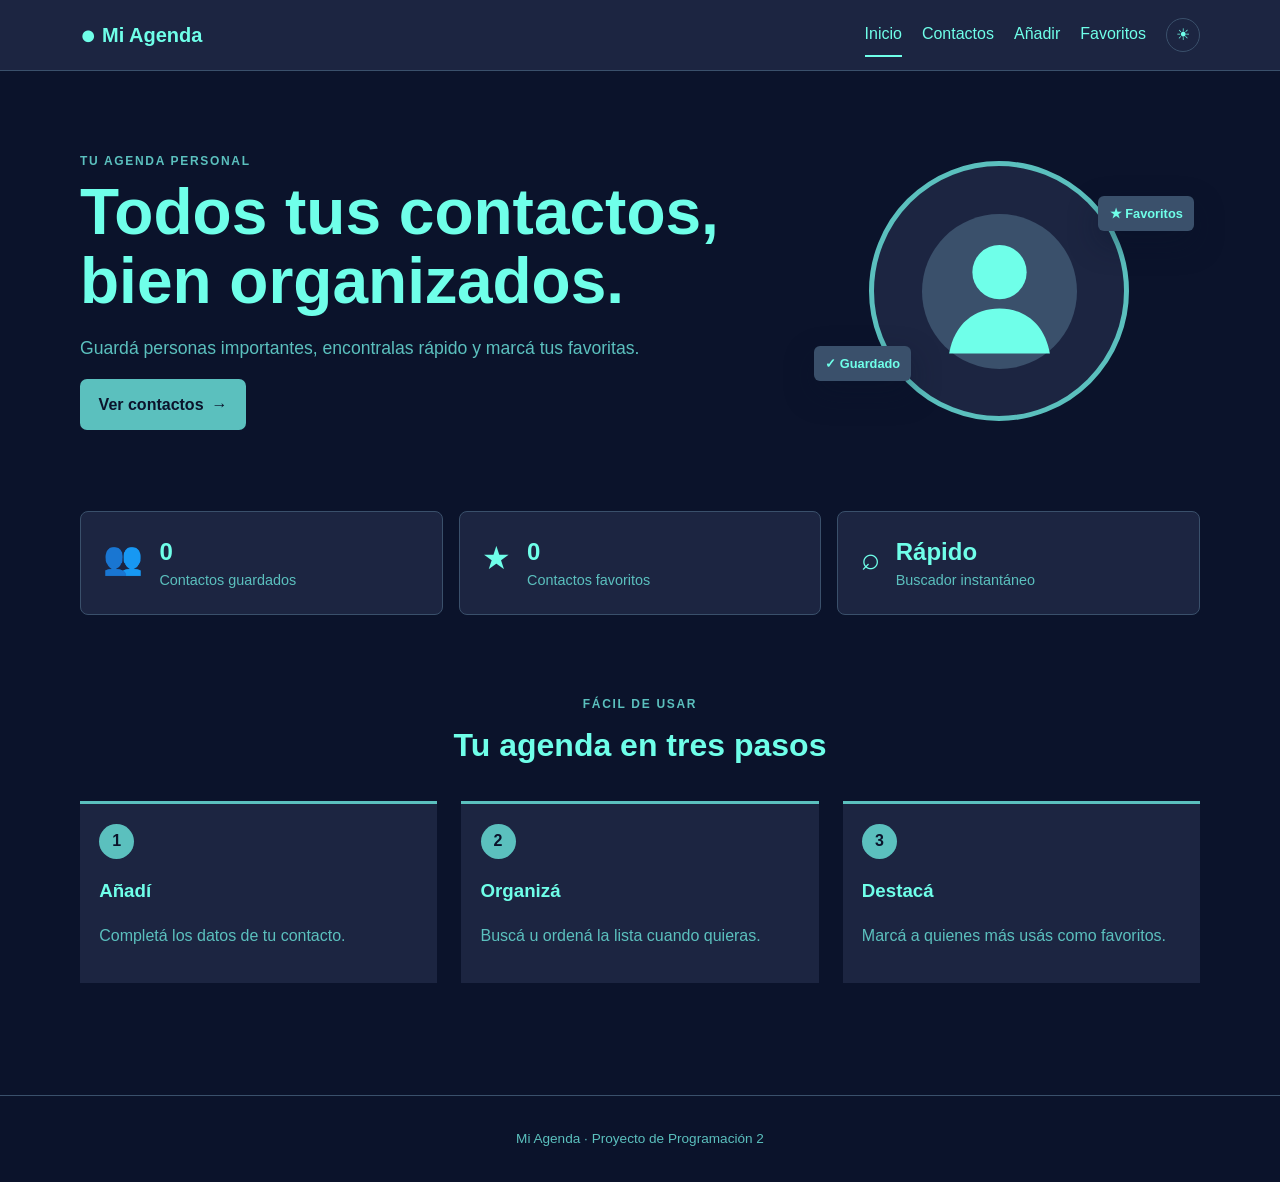
<file: tp1/index.html>
<!DOCTYPE html>
<html lang="es">
<head>
    <meta charset="UTF-8">
    <meta name="viewport" content="width=device-width, initial-scale=1.0">
    <meta name="description" content="Agenda web para organizar contactos.">
    <title>Mi Agenda | Inicio</title>
    <link rel="icon" href="assets/img/favicon.svg" type="image/svg+xml">
    <link rel="stylesheet" href="assets/css/estilos.css">
</head>
<body>
  
    <header class="encabezado-principal">
        <nav class="navegacion contenedor" aria-label="Navegación principal">
            <a class="logo" href="index.html" aria-label="Mi Agenda, ir al inicio"><span>●</span> Mi Agenda</a>
            <button class="boton-menu" type="button" aria-label="Abrir menú" aria-expanded="false">☰</button>
            <div class="enlaces-menu">
                <a class="activo" href="index.html">Inicio</a>
                <a href="contactos.html">Contactos</a>
                <a href="agregar.html">Añadir</a>
                <a href="favoritos.html">Favoritos</a>
                <button class="boton-tema" type="button" aria-label="Cambiar tema">☀</button>
            </div>
        </nav>
    </header>

    <main>
        <section class="hero contenedor">
            <div class="hero-texto">
                <p class="etiqueta">TU AGENDA PERSONAL</p>
                <h1>Todos tus contactos, <span>bien organizados.</span></h1>
                <p>Guardá personas importantes, encontralas rápido y marcá tus favoritas.</p>
                <a class="boton boton-principal" href="contactos.html">Ver contactos <span>→</span></a>
            </div>
            <div class="ilustracion-agenda" aria-hidden="true">
                <img src="assets/img/avatar-predeterminado.svg" alt="">
                <div class="tarjeta-flotante tarjeta-uno">★ Favoritos</div>
                <div class="tarjeta-flotante tarjeta-dos">✓ Guardado</div>
            </div>
        </section>

        <section class="resumen contenedor" aria-label="Resumen de agenda">
            <article class="tarjeta-resumen">
                <span class="icono-resumen">👥</span>
                <div>
                    <strong id="total-contactos">0</strong>
                    <p>Contactos guardados</p>
                </div>
            </article>
            <article class="tarjeta-resumen">
                <span class="icono-resumen">★</span>
                <div>
                    <strong id="total-favoritos">0</strong>
                    <p>Contactos favoritos</p>
                </div>
            </article>
            <article class="tarjeta-resumen">
                <span class="icono-resumen">⌕</span>
                <div>
                    <strong>Rápido</strong>
                    <p>Buscador instantáneo</p>
                </div>
            </article>
        </section>

        <section class="como-funciona contenedor">
            <p class="etiqueta">FÁCIL DE USAR</p>
            <h2>Tu agenda en tres pasos</h2>
            <div class="pasos">
                <article>
                    <span>1</span>
                    <h3>Añadí</h3>
                    <p>Completá los datos de tu contacto.</p>
                </article>
                <article>
                    <span>2</span>
                    <h3>Organizá</h3>
                    <p>Buscá u ordená la lista cuando quieras.</p>
                </article>
                <article>
                    <span>3</span>
                    <h3>Destacá</h3>
                    <p>Marcá a quienes más usás como favoritos.</p>
                </article>
            </div>
        </section>
    </main>

    <footer>
        <p>Mi Agenda · Proyecto de Programación 2</p>
    </footer>
    <script src="assets/js/app.js"></script>
</body>
</html>
</file>
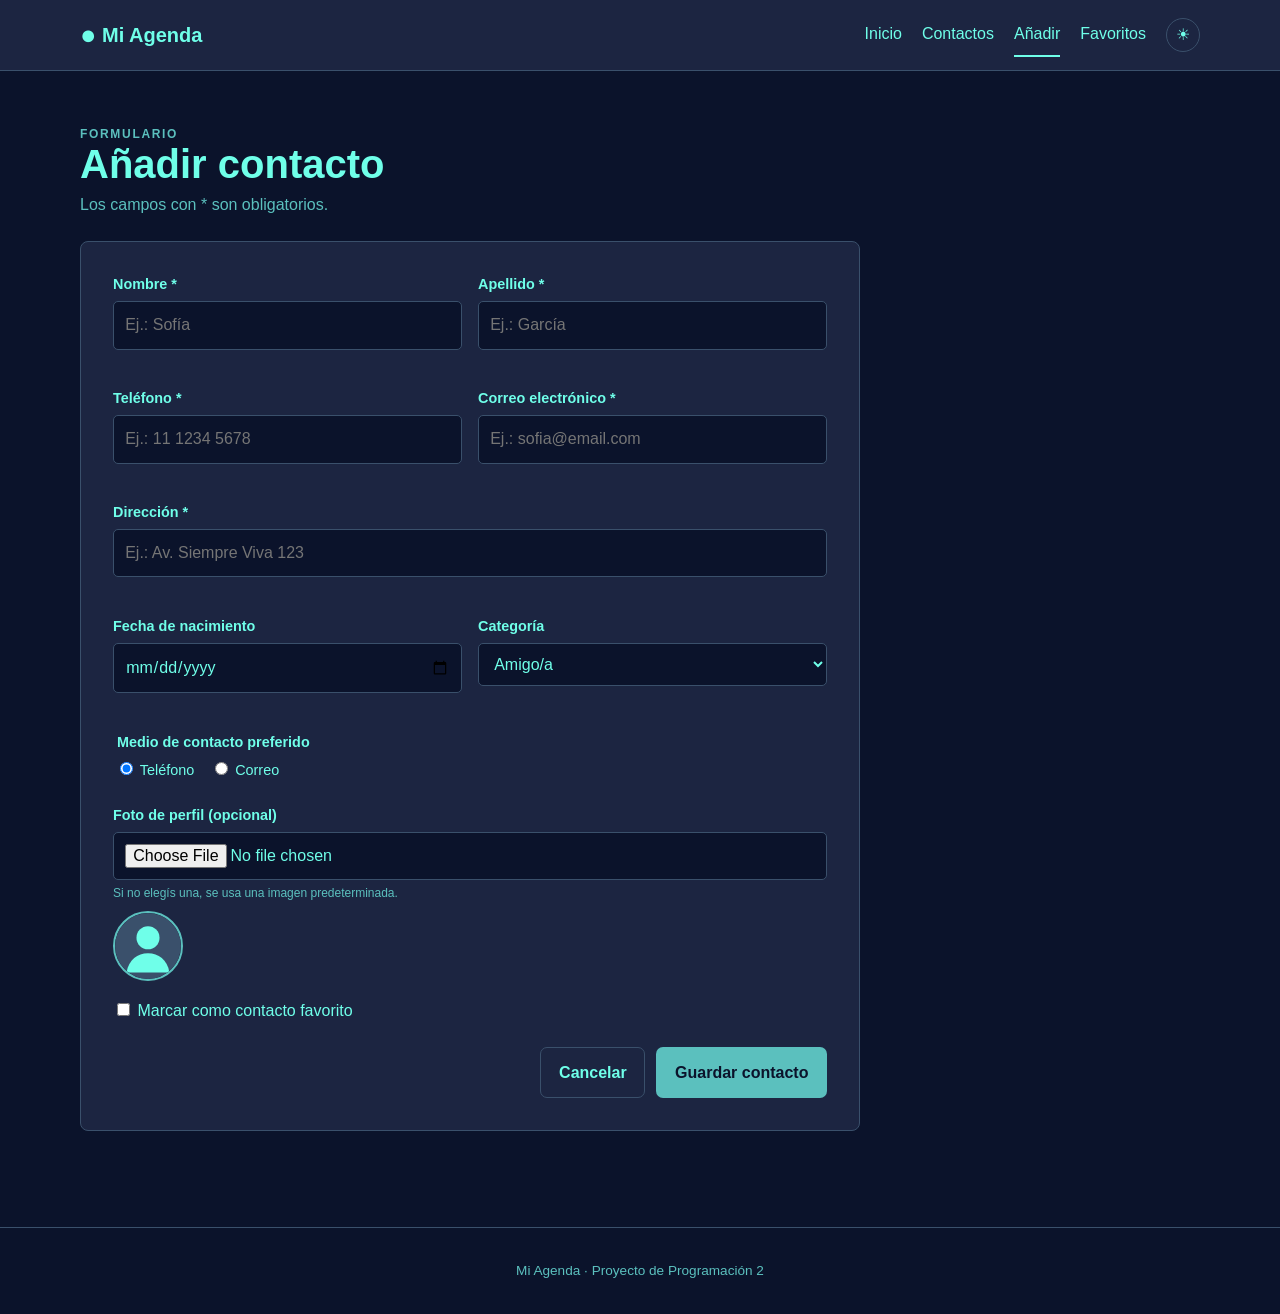
<file: tp1/agregar.html>
<!DOCTYPE html>
<html lang="es">
<head>
    <meta charset="UTF-8">
    <meta name="viewport" content="width=device-width, initial-scale=1.0">
    <meta name="description" content="Formulario para crear o editar un contacto.">
    <title>Mi Agenda | Añadir contacto</title>
    <link rel="icon" href="assets/img/favicon.svg" type="image/svg+xml">
    <link rel="stylesheet" href="assets/css/estilos.css">
</head>
<body>
  
    <header class="encabezado-principal">
        <nav class="navegacion contenedor" aria-label="Navegación principal">
            <a class="logo" href="index.html"><span>●</span> Mi Agenda</a>
            <button class="boton-menu" type="button" aria-label="Abrir menú" aria-expanded="false">☰</button>
            <div class="enlaces-menu">
                <a href="index.html">Inicio</a>
                <a href="contactos.html">Contactos</a>
                <a class="activo" href="agregar.html">Añadir</a>
                <a href="favoritos.html">Favoritos</a>
                <button class="boton-tema" type="button" aria-label="Cambiar tema">☀</button>
            </div>
        </nav>
    </header>

    <main class="contenedor pagina">
        <div class="encabezado-formulario">
            <p class="etiqueta">FORMULARIO</p>
            <h1 id="titulo-formulario">Añadir contacto</h1>
            <p>Los campos con * son obligatorios.</p>
        </div>

        <form id="formulario-contacto" class="formulario" novalidate>
            <input type="hidden" id="id-contacto">

            <div class="campo doble">
                <div>
                    <label for="nombre">Nombre *</label>
                    <input id="nombre" name="nombre" type="text" placeholder="Ej.: Sofía" required minlength="2">
                    <small></small>
                </div>
                <div>
                    <label for="apellido">Apellido *</label>
                    <input id="apellido" name="apellido" type="text" placeholder="Ej.: García" required minlength="2">
                    <small></small>
                </div>
            </div>

            <div class="campo doble">
                <div>
                    <label for="telefono">Teléfono *</label>
                    <input id="telefono" name="telefono" type="tel" placeholder="Ej.: 11 1234 5678" required>
                    <small></small>
                </div>
                <div>
                    <label for="correo">Correo electrónico *</label>
                    <input id="correo" name="correo" type="email" placeholder="Ej.: sofia@email.com" required>
                    <small></small>
                </div>
            </div>

            <div class="campo">
                <label for="direccion">Dirección *</label>
                <input id="direccion" name="direccion" type="text" placeholder="Ej.: Av. Siempre Viva 123" required minlength="5">
                <small></small>
            </div>

            <div class="campo doble">
                <div>
                    <label for="nacimiento">Fecha de nacimiento</label>
                    <input id="nacimiento" name="nacimiento" type="date">
                    <small></small>
                </div>
                <div>
                    <label for="categoria">Categoría</label>
                    <select id="categoria" name="categoria">
                        <option value="Amigo/a">Amigo/a</option>
                        <option value="Familia">Familia</option>
                        <option value="Trabajo">Trabajo</option>
                        <option value="Otro">Otro</option>
                    </select>
                </div>
            </div>

            <fieldset class="campo">
                <legend>Medio de contacto preferido</legend>
                <div class="opciones">
                    <label><input type="radio" name="preferencia" value="Teléfono" checked> Teléfono</label>
                    <label><input type="radio" name="preferencia" value="Correo"> Correo</label>
                </div>
            </fieldset>

            <div class="campo foto-campo">
                <label for="foto">Foto de perfil <span>(opcional)</span></label>
                <input id="foto" name="foto" type="file" accept="image/*">
                <small>Si no elegís una, se usa una imagen predeterminada.</small>
                <img id="vista-previa" src="assets/img/avatar-predeterminado.svg" alt="Vista previa de la foto">
            </div>

            <label class="casilla">
                <input id="favorito" name="favorito" type="checkbox"> Marcar como contacto favorito
            </label>

            <div class="acciones-formulario">
                <a class="boton boton-secundario" href="contactos.html">Cancelar</a>
                <button class="boton boton-principal" type="submit">Guardar contacto</button>
            </div>
        </form>
    </main>

    <footer>
        <p>Mi Agenda · Proyecto de Programación 2</p>
    </footer>
    <script src="assets/js/app.js"></script>
</body>
</html>
</file>
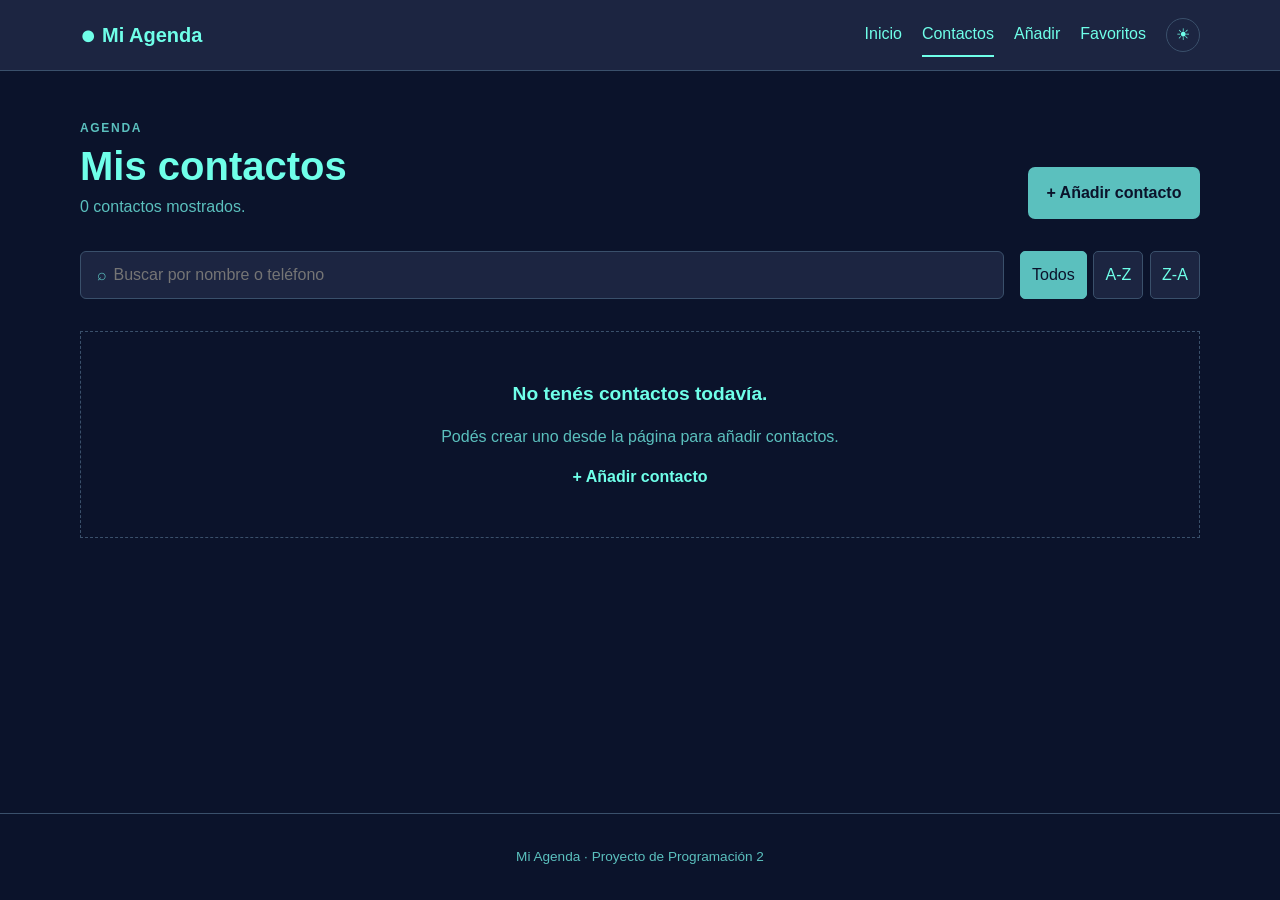
<file: tp1/contactos.html>
<!DOCTYPE html>
<html lang="es">
<head>
    <meta charset="UTF-8">
    <meta name="viewport" content="width=device-width, initial-scale=1.0">
    <meta name="description" content="Lista y administración de contactos.">
    <title>Mi Agenda | Contactos</title>
    <link rel="icon" href="assets/img/favicon.svg" type="image/svg+xml">
    <link rel="stylesheet" href="assets/css/estilos.css">
</head>
<body>
    
    <header class="encabezado-principal">
        <nav class="navegacion contenedor" aria-label="Navegación principal">
            <a class="logo" href="index.html"><span>●</span> Mi Agenda</a>
            <button class="boton-menu" type="button" aria-label="Abrir menú" aria-expanded="false">☰</button>
            <div class="enlaces-menu">
                <a href="index.html">Inicio</a>
                <a class="activo" href="contactos.html">Contactos</a>
                <a href="agregar.html">Añadir</a>
                <a href="favoritos.html">Favoritos</a>
                <button class="boton-tema" type="button" aria-label="Cambiar tema">☀</button>
            </div>
        </nav>
    </header>

    <main class="contenedor pagina">
        <div class="titulo-pagina">
            <div>
                <p class="etiqueta">AGENDA</p>
                <h1>Mis contactos</h1>
                <p id="texto-cantidad">Todavía no hay contactos.</p>
            </div>
            <a class="boton boton-principal" href="agregar.html">+ Añadir contacto</a>
        </div>

        <section class="herramientas" aria-label="Herramientas de contactos">
            <label class="buscador" for="buscador-contactos">
                ⌕ <input id="buscador-contactos" type="search" placeholder="Buscar por nombre o teléfono">
            </label>
            <div class="filtros">
                <button class="boton-filtro activo" data-orden="normal">Todos</button>
                <button class="boton-filtro" data-orden="az">A-Z</button>
                <button class="boton-filtro" data-orden="za">Z-A</button>
            </div>
        </section>

        <section id="lista-contactos" class="rejilla-contactos" aria-live="polite"></section>
    </main>

    <footer>
        <p>Mi Agenda · Proyecto de Programación 2</p>
    </footer>
    <script src="assets/js/app.js"></script>
</body>
</html>
</file>
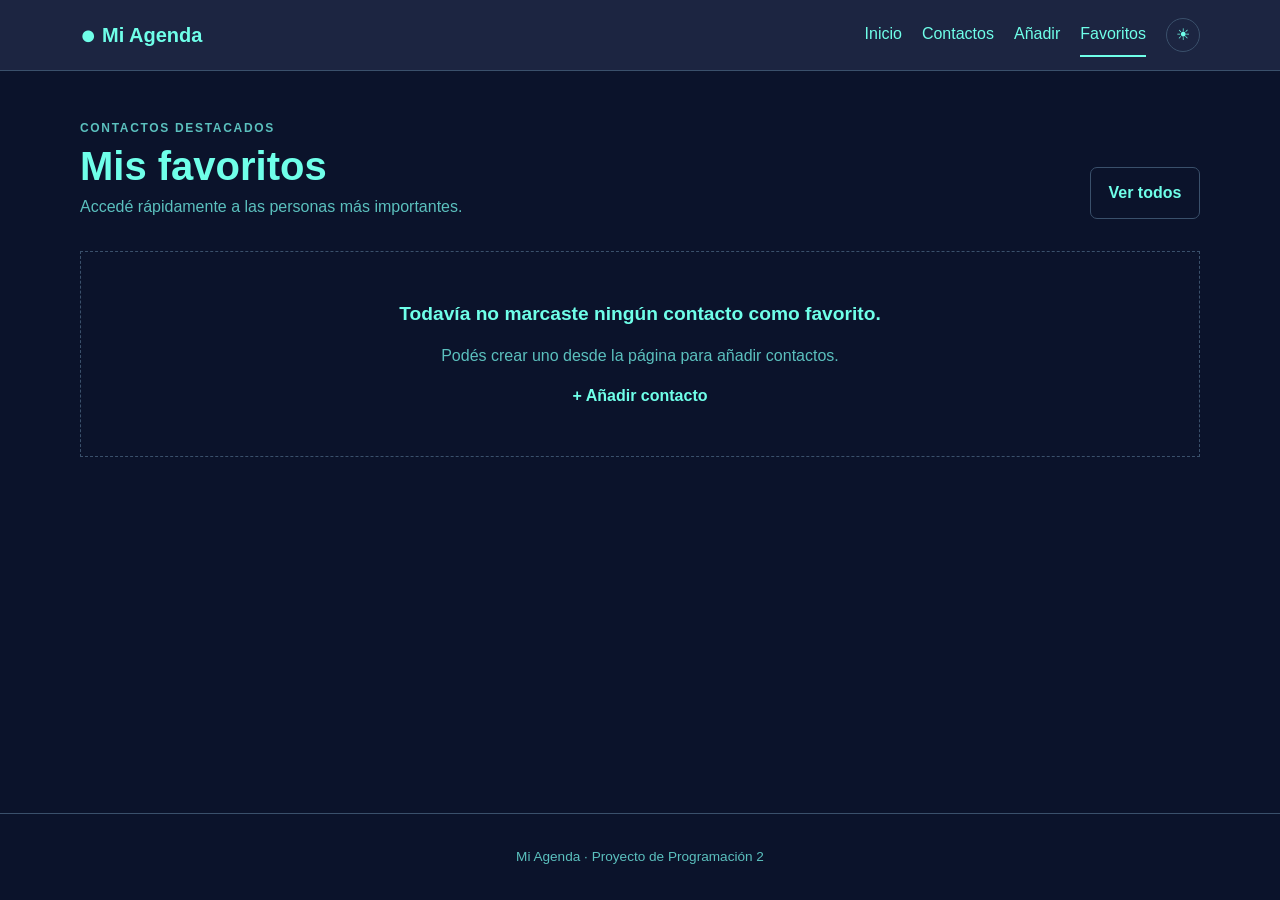
<file: tp1/favoritos.html>
<!DOCTYPE html>
<html lang="es">
<head>
    <meta charset="UTF-8">
    <meta name="viewport" content="width=device-width, initial-scale=1.0">
    <meta name="description" content="Contactos favoritos de Mi Agenda.">
    <title>Mi Agenda | Favoritos</title>
    <link rel="icon" href="assets/img/favicon.svg" type="image/svg+xml">
    <link rel="stylesheet" href="assets/css/estilos.css">
</head>
<body>
    
    <header class="encabezado-principal">
        <nav class="navegacion contenedor" aria-label="Navegación principal">
            <a class="logo" href="index.html"><span>●</span> Mi Agenda</a>
            <button class="boton-menu" type="button" aria-label="Abrir menú" aria-expanded="false">☰</button>
            <div class="enlaces-menu">
                <a href="index.html">Inicio</a>
                <a href="contactos.html">Contactos</a>
                <a href="agregar.html">Añadir</a>
                <a class="activo" href="favoritos.html">Favoritos</a>
                <button class="boton-tema" type="button" aria-label="Cambiar tema">☀</button>
            </div>
        </nav>
    </header>

    <main class="contenedor pagina">
        <div class="titulo-pagina">
            <div>
                <p class="etiqueta">CONTACTOS DESTACADOS</p>
                <h1>Mis favoritos</h1>
                <p>Accedé rápidamente a las personas más importantes.</p>
            </div>
            <a class="boton boton-secundario" href="contactos.html">Ver todos</a>
        </div>
        <section id="lista-favoritos" class="rejilla-contactos" aria-live="polite"></section>
    </main>

    <footer>
        <p>Mi Agenda · Proyecto de Programación 2</p>
    </footer>
    <script src="assets/js/app.js"></script>
</body>
</html>
</file>
<file: tp1/assets/css/estilos.css>
:root {
    --fondo: #0B132B;
    --superficie: #1C2541;
    --borde: #3A506B;
    --principal: #5BC0BE;
    --acento: #6FFFE9;
    --texto: #f4ffff;
    --texto-suave: #c6dfdf;
    --sombra: 0 12px 30px #0B132B66;
}

body.claro {
    --fondo: #f2ffff;
    --superficie: #ffffff;
    --borde: #3A506B;
    --principal: #1c7778;
    --acento: #087c72;
    --texto: #0B132B;
    --texto-suave: #3A506B;
    --sombra: 0 12px 30px #0B132B22;
}

* {
    box-sizing: border-box;
}

html {
    scroll-behavior: smooth;
}

body {
    margin: 0;
    background: var(--fondo);
    color: var(--texto);
    font-family: Arial, sans-serif;
    line-height: 1.5;
    min-height: 100vh;
    display: flex;
    flex-direction: column;
}

main {
    flex: 1;
}

a {
    color: inherit;
    text-decoration: none;
}

.contenedor {
    width: min(1120px, 92%);
    margin: auto;
}

.encabezado-principal {
    background: var(--superficie);
    border-bottom: 1px solid var(--borde);
    position: sticky;
    top: 0;
    z-index: 10;
}

.navegacion {
    min-height: 70px;
    display: flex;
    align-items: center;
    justify-content: space-between;
}

.logo {
    font-size: 1.25rem;
    font-weight: 700;
}

.logo span {
    color: var(--acento);
    font-size: 1.7rem;
    vertical-align: -2px;
}

.enlaces-menu {
    display: flex;
    align-items: center;
    gap: 1.25rem;
}

.enlaces-menu a {
    padding: .55rem 0;
    border-bottom: 2px solid transparent;
}

.enlaces-menu a:hover,
.enlaces-menu a.activo {
    color: var(--acento);
    border-color: var(--acento);
}

button {
    font: inherit;
    cursor: pointer;
}

.boton-menu {
    display: none;
    border: 0;
    background: transparent;
    color: var(--texto);
    font-size: 1.7rem;
}

.boton-tema {
    border: 1px solid var(--borde);
    color: var(--texto);
    background: transparent;
    border-radius: 50%;
    width: 34px;
    height: 34px;
}

.hero {
    display: grid;
    grid-template-columns: 1.25fr .75fr;
    gap: 3rem;
    align-items: center;
    min-height: 440px;
    padding: 4rem 0;
}

.etiqueta {
    color: var(--principal);
    font-weight: bold;
    font-size: .75rem;
    letter-spacing: .14em;
    margin: 0 0 .5rem;
}

.hero h1,
.titulo-pagina h1,
.encabezado-formulario h1 {
    font-size: clamp(2.2rem, 5vw, 4.3rem);
    line-height: 1.08;
    margin: .1rem 0 1.2rem;
}

.hero h1 span {
    color: var(--acento);
}

.hero-texto>p:not(.etiqueta) {
    color: var(--texto-suave);
    max-width: 600px;
    font-size: 1.1rem;
}

.boton {
    display: inline-flex;
    align-items: center;
    justify-content: center;
    gap: .5rem;
    border-radius: 7px;
    padding: .8rem 1.1rem;
    border: 1px solid transparent;
    font-weight: bold;
    transition: transform .2s, background .2s;
    color: var(--fondo);
}

.boton:hover {
    transform: translateY(-3px);
}

.boton-principal {
    background: var(--principal);
}

.boton-principal:hover {
    background: var(--acento);
}

.boton-secundario {
    color: var(--texto);
    border-color: var(--borde);
    background: transparent;
}

.ilustracion-agenda {
    width: 260px;
    height: 260px;
    border: 5px solid var(--principal);
    border-radius: 50%;
    margin: auto;
    position: relative;
    display: grid;
    place-items: center;
    background: var(--superficie);
    animation: flotar 3s ease-in-out infinite;
}

.ilustracion-agenda img {
    width: 155px;
}

.tarjeta-flotante {
    position: absolute;
    padding: .5rem .7rem;
    background: var(--borde);
    border-radius: 6px;
    font-size: .8rem;
    font-weight: bold;
    box-shadow: var(--sombra);
}

.tarjeta-uno {
    right: -70px;
    top: 30px;
    color: var(--acento);
}

.tarjeta-dos {
    left: -60px;
    bottom: 35px;
}

.resumen {
    display: grid;
    grid-template-columns: repeat(3, 1fr);
    gap: 1rem;
    margin-bottom: 5rem;
}

.tarjeta-resumen {
    background: var(--superficie);
    border: 1px solid var(--borde);
    padding: 1.4rem;
    display: flex;
    gap: 1rem;
    border-radius: 8px;
}

.icono-resumen {
    font-size: 2rem;
    color: var(--acento);
}

.tarjeta-resumen strong {
    font-size: 1.5rem;
}

.tarjeta-resumen p {
    margin: 0;
    color: var(--texto-suave);
    font-size: .9rem;
}

.como-funciona {
    padding-bottom: 4rem;
    text-align: center;
}

.como-funciona h2 {
    font-size: 2rem;
    margin-top: 0;
}

.pasos {
    display: grid;
    grid-template-columns: repeat(3, 1fr);
    gap: 1.5rem;
    margin-top: 2rem;
}

.pasos article {
    border-top: 3px solid var(--principal);
    background: var(--superficie);
    padding: 1.2rem;
    text-align: left;
}

.pasos span {
    display: inline-grid;
    place-items: center;
    border-radius: 50%;
    width: 35px;
    height: 35px;
    background: var(--principal);
    color: var(--fondo);
    font-weight: bold;
}

.pasos p {
    color: var(--texto-suave);
}

footer {
    text-align: center;
    color: var(--texto-suave);
    font-size: .85rem;
    padding: 1.2rem;
    border-top: 1px solid var(--borde);
    margin-top: 3rem;
}

.pagina {
    padding: 3rem 0;
}

.titulo-pagina {
    display: flex;
    align-items: end;
    justify-content: space-between;
    gap: 1rem;
    margin-bottom: 2rem;
}

.titulo-pagina h1,
.encabezado-formulario h1 {
    font-size: 2.5rem;
    margin: 0;
}

.titulo-pagina p:not(.etiqueta),
.encabezado-formulario>p {
    color: var(--texto-suave);
    margin: .4rem 0 0;
}

.herramientas {
    display: flex;
    justify-content: space-between;
    gap: 1rem;
    flex-wrap: wrap;
    margin-bottom: 2rem;
}

.buscador {
    flex: 1;
    min-width: 220px;
    background: var(--superficie);
    border: 1px solid var(--borde);
    padding: .65rem 1rem;
    border-radius: 6px;
    color: var(--principal);
}

.buscador input {
    width: 90%;
    border: 0;
    outline: 0;
    background: transparent;
    color: var(--texto);
    font: inherit;
}

.filtros {
    display: flex;
    gap: .4rem;
}

.boton-filtro {
    background: var(--superficie);
    border: 1px solid var(--borde);
    color: var(--texto);
    border-radius: 5px;
    padding: .55rem .7rem;
}

.boton-filtro:hover,
.boton-filtro.activo {
    background: var(--principal);
    color: var(--fondo);
    border-color: var(--principal);
}

.rejilla-contactos {
    display: grid;
    grid-template-columns: repeat(3, 1fr);
    gap: 1.25rem;
}

.tarjeta-contacto {
    background: var(--superficie);
    border: 1px solid var(--borde);
    border-radius: 8px;
    padding: 1.25rem;
    position: relative;
    animation: aparecer .4s ease both;
}

.tarjeta-contacto:hover {
    border-color: var(--principal);
    transform: translateY(-3px);
    transition: .2s;
}

.cabecera-contacto {
    display: flex;
    gap: .85rem;
    align-items: center;
    border-bottom: 1px solid var(--borde);
    padding-bottom: 1rem;
}

.cabecera-contacto img {
    width: 54px;
    height: 54px;
    object-fit: cover;
    border-radius: 50%;
    border: 2px solid var(--principal);
}

.cabecera-contacto h2 {
    font-size: 1.1rem;
    margin: 0;
}

.categoria {
    font-size: .75rem;
    color: var(--principal);
    margin: .1rem 0 0;
}

.estrella {
    position: absolute;
    right: 1rem;
    top: 1rem;
    border: 0;
    background: transparent;
    color: var(--texto-suave);
    font-size: 1.4rem;
}

.estrella.favorito {
    color: var(--acento);
}

.datos-contacto {
    list-style: none;
    padding: 0;
    margin: 1rem 0;
    color: var(--texto-suave);
    font-size: .88rem;
}

.datos-contacto li {
    overflow-wrap: anywhere;
    margin: .35rem 0;
}

.acciones-contacto {
    display: flex;
    gap: .5rem;
}

.acciones-contacto button {
    flex: 1;
    padding: .5rem;
    border-radius: 5px;
    border: 1px solid var(--borde);
    background: transparent;
    color: var(--texto);
}

.acciones-contacto .editar:hover {
    background: var(--principal);
    color: var(--fondo);
}

.acciones-contacto .eliminar:hover {
    background: #3A506B;
}

.estado-vacio {
    grid-column: 1/-1;
    text-align: center;
    padding: 3rem 1rem;
    border: 1px dashed var(--borde);
    color: var(--texto-suave);
}

.estado-vacio strong {
    display: block;
    font-size: 1.2rem;
    color: var(--texto);
    margin-bottom: .4rem;
}

.estado-vacio a {
    color: var(--acento);
    font-weight: bold;
}

.formulario {
    max-width: 780px;
    background: var(--superficie);
    padding: 2rem;
    border: 1px solid var(--borde);
    border-radius: 8px;
    margin-top: 1.5rem;
}

.campo {
    margin-bottom: 1.1rem;
    border: 0;
    padding: 0;
}

.campo.doble {
    display: grid;
    grid-template-columns: 1fr 1fr;
    gap: 1rem;
}

.campo label,
.campo legend {
    display: block;
    font-weight: bold;
    font-size: .9rem;
    margin-bottom: .35rem;
}

.campo input:not([type=radio]):not([type=checkbox]),
.campo select {
    width: 100%;
    padding: .7rem;
    border: 1px solid var(--borde);
    border-radius: 5px;
    background: var(--fondo);
    color: var(--texto);
    font: inherit;
    outline: none;
}

.campo input:focus,
.campo select:focus {
    border-color: var(--acento);
    box-shadow: 0 0 0 3px #5BC0BE33;
}

.campo small {
    display: block;
    min-height: 1.1rem;
    color: var(--texto-suave);
    font-size: .75rem;
    margin-top: .2rem;
}

.campo small.error {
    color: var(--acento);
}

.campo input.valido {
    border-color: var(--principal);
}

.campo input.invalido {
    border-color: var(--acento);
}

.opciones {
    display: flex;
    gap: 1rem;
}

.opciones label,
.casilla {
    font-weight: normal;
}

.foto-campo img {
    display: block;
    width: 70px;
    height: 70px;
    object-fit: cover;
    border-radius: 50%;
    border: 2px solid var(--principal);
    margin-top: .6rem;
}

.acciones-formulario {
    display: flex;
    justify-content: end;
    gap: .7rem;
    margin-top: 1.5rem;
}

@keyframes flotar {
    50% {
        transform: translateY(-10px);
    }
}

@keyframes aparecer {
    from {
        opacity: 0;
        transform: translateY(12px);
    }

    to {
        opacity: 1;
        transform: translateY(0);
    }
}

@media (max-width: 1024px) {
    .hero {
        gap: 1.5rem;
    }

    .rejilla-contactos {
        grid-template-columns: repeat(2, 1fr);
    }

    .boton-menu {
        display: block;
    }

    .enlaces-menu {
        display: none;
        position: absolute;
        left: 0;
        right: 0;
        top: 70px;
        background: var(--superficie);
        padding: 1rem 4%;
        flex-direction: column;
        align-items: stretch;
        border-bottom: 1px solid var(--borde);
    }

    .enlaces-menu.abierto {
        display: flex;
    }

    .enlaces-menu a {
        padding: .65rem;
    }

    .boton-tema {
        align-self: flex-start;
    }
}

@media (max-width: 767px) {
    .hero {
        grid-template-columns: 1fr;
        text-align: center;
        padding: 3rem 0;
    }

    .ilustracion-agenda {
        margin-top: 1rem;
    }

    .resumen,
    .pasos {
        grid-template-columns: 1fr;
    }

    .resumen {
        margin-bottom: 3rem;
    }

    .titulo-pagina {
        align-items: flex-start;
        flex-direction: column;
    }

    .pagina {
        padding-top: 2rem;
    }
}

@media (max-width: 479px) {
    .hero h1 {
        font-size: 2.3rem;
    }

    .rejilla-contactos {
        grid-template-columns: 1fr;
    }

    .herramientas,
    .filtros {
        width: 100%;
    }

    .filtros button {
        flex: 1;
    }

    .campo.doble {
        grid-template-columns: 1fr;
    }

    .formulario {
        padding: 1.2rem;
    }

    .acciones-formulario {
        flex-direction: column-reverse;
    }

    .acciones-formulario .boton {
        width: 100%;
    }

    .tarjeta-uno {
        right: -30px;
    }

    .tarjeta-dos {
        left: -25px;
    }

    .ilustracion-agenda {
        transform: scale(.85);
    }
}

:root {
    --texto: #6FFFE9;
    --texto-suave: #5BC0BE;
}

body.claro {
    --fondo: #5BC0BE;
    --superficie: #6FFFE9;
    --borde: #3A506B;
    --principal: #0B132B;
    --acento: #1C2541;
    --texto: #0B132B;
    --texto-suave: #1C2541;
    --sombra: 0 12px 30px #0B132B22;
}
</file>
